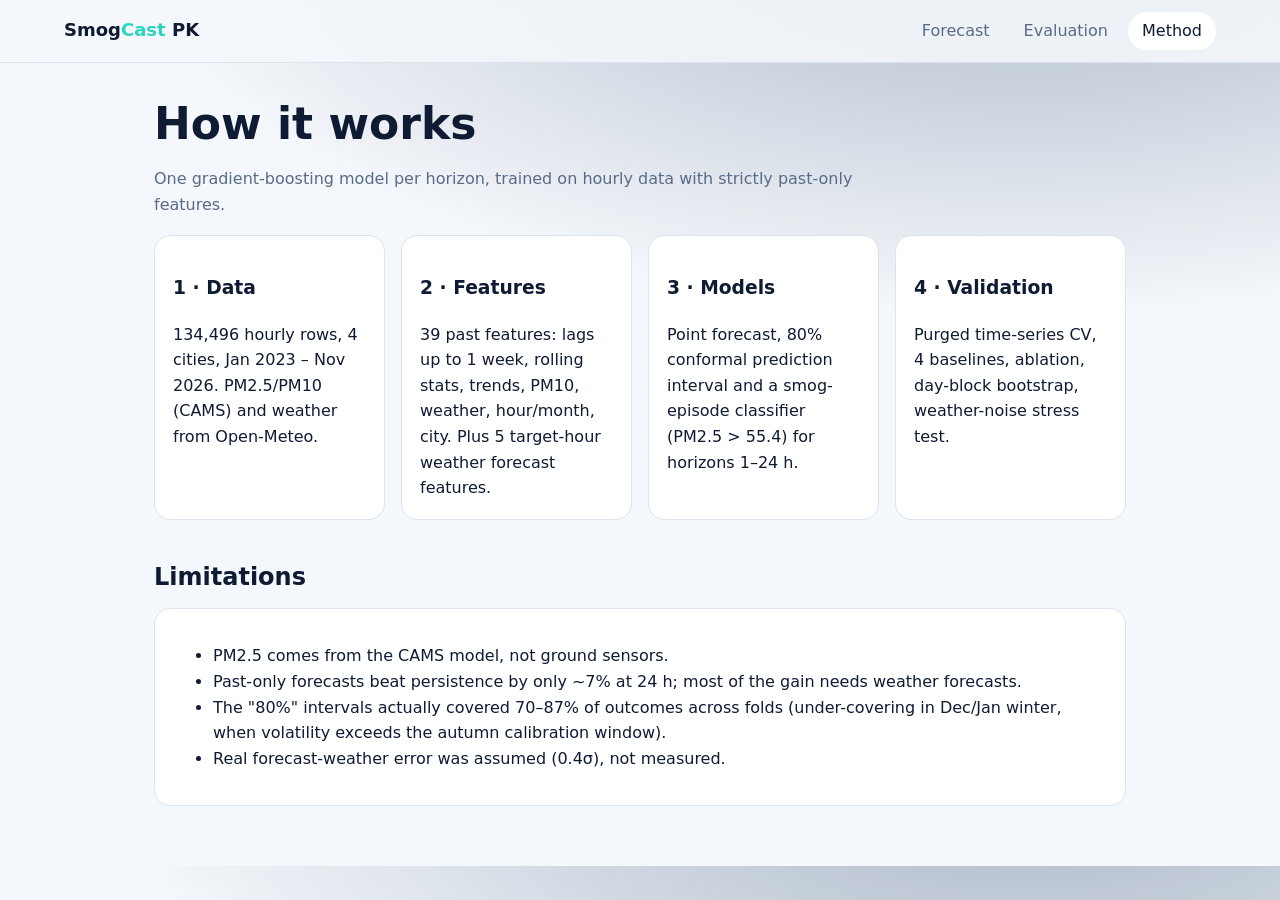
<file: site/method.html>
<!doctype html>
<html lang=en>

<head>
    <meta charset=utf-8>
    <meta name=viewport content="width=device-width,initial-scale=1">
    <title>Method · SmogCast Pakistan</title>
    <link rel=stylesheet href=style.css>
</head>

<body data-page=meth>
    <nav><b>Smog<span>Cast</span> PK</b><a data-p=dash href=index.html>Forecast</a><a data-p=eval
            href=evaluation.html>Evaluation</a><a data-p=meth href=method.html>Method</a></nav>
    <main>
        <h1>How it works</h1>
        <p class=sub>One gradient-boosting model per horizon, trained on hourly data with strictly past-only features.
        </p>
        <div class=grid style="margin-top:18px">
            <div class=card>
                <h3>1 · Data</h3>134,496 hourly rows, 4 cities, Jan 2023 – Nov 2026. PM2.5/PM10 (CAMS) and weather from
                Open-Meteo.
            </div>
            <div class=card>
                <h3>2 · Features</h3>39 past features: lags up to 1 week, rolling stats, trends, PM10, weather,
                hour/month, city. Plus 5 target-hour weather forecast features.
            </div>
            <div class=card>
                <h3>3 · Models</h3>Point forecast, 80% conformal prediction interval and a smog-episode classifier
                (PM2.5 &gt; 55.4) for horizons 1–24 h.
            </div>
            <div class=card>
                <h3>4 · Validation</h3>Purged time-series CV, 4 baselines, ablation, day-block bootstrap, weather-noise
                stress test.
            </div>
        </div>
        <h2>Limitations</h2>
        <div class=card>
            <ul>
                <li>PM2.5 comes from the CAMS model, not ground sensors.</li>
                <li>Past-only forecasts beat persistence by only ~7% at 24 h; most of the gain needs weather forecasts.
                </li>
                <li>The "80%" intervals actually covered 70–87% of outcomes across folds (under-covering in Dec/Jan
                    winter, when volatility exceeds the autumn calibration window).</li>
                <li>Real forecast-weather error was assumed (0.4σ), not measured.</li>
            </ul>
        </div>
    </main>
   
    <script src=app.js></script>
</body>

</html>
</file>
